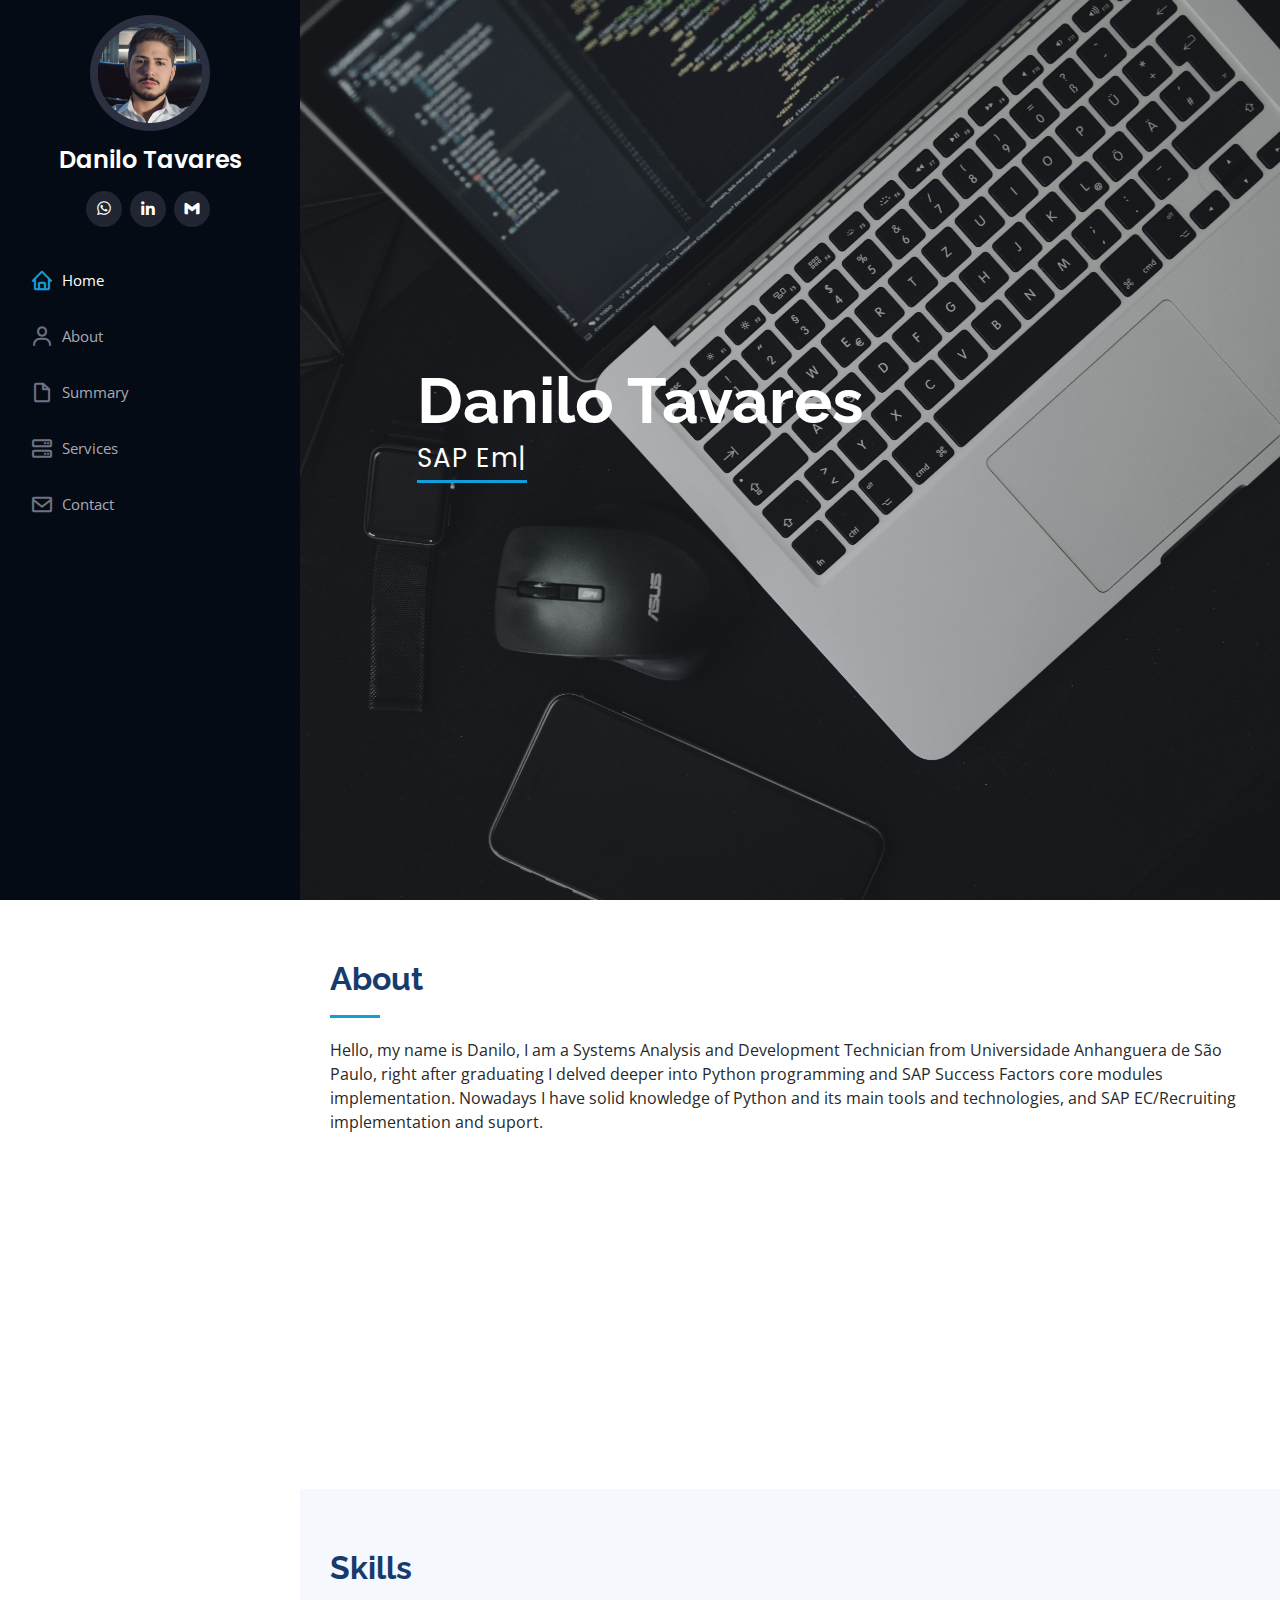
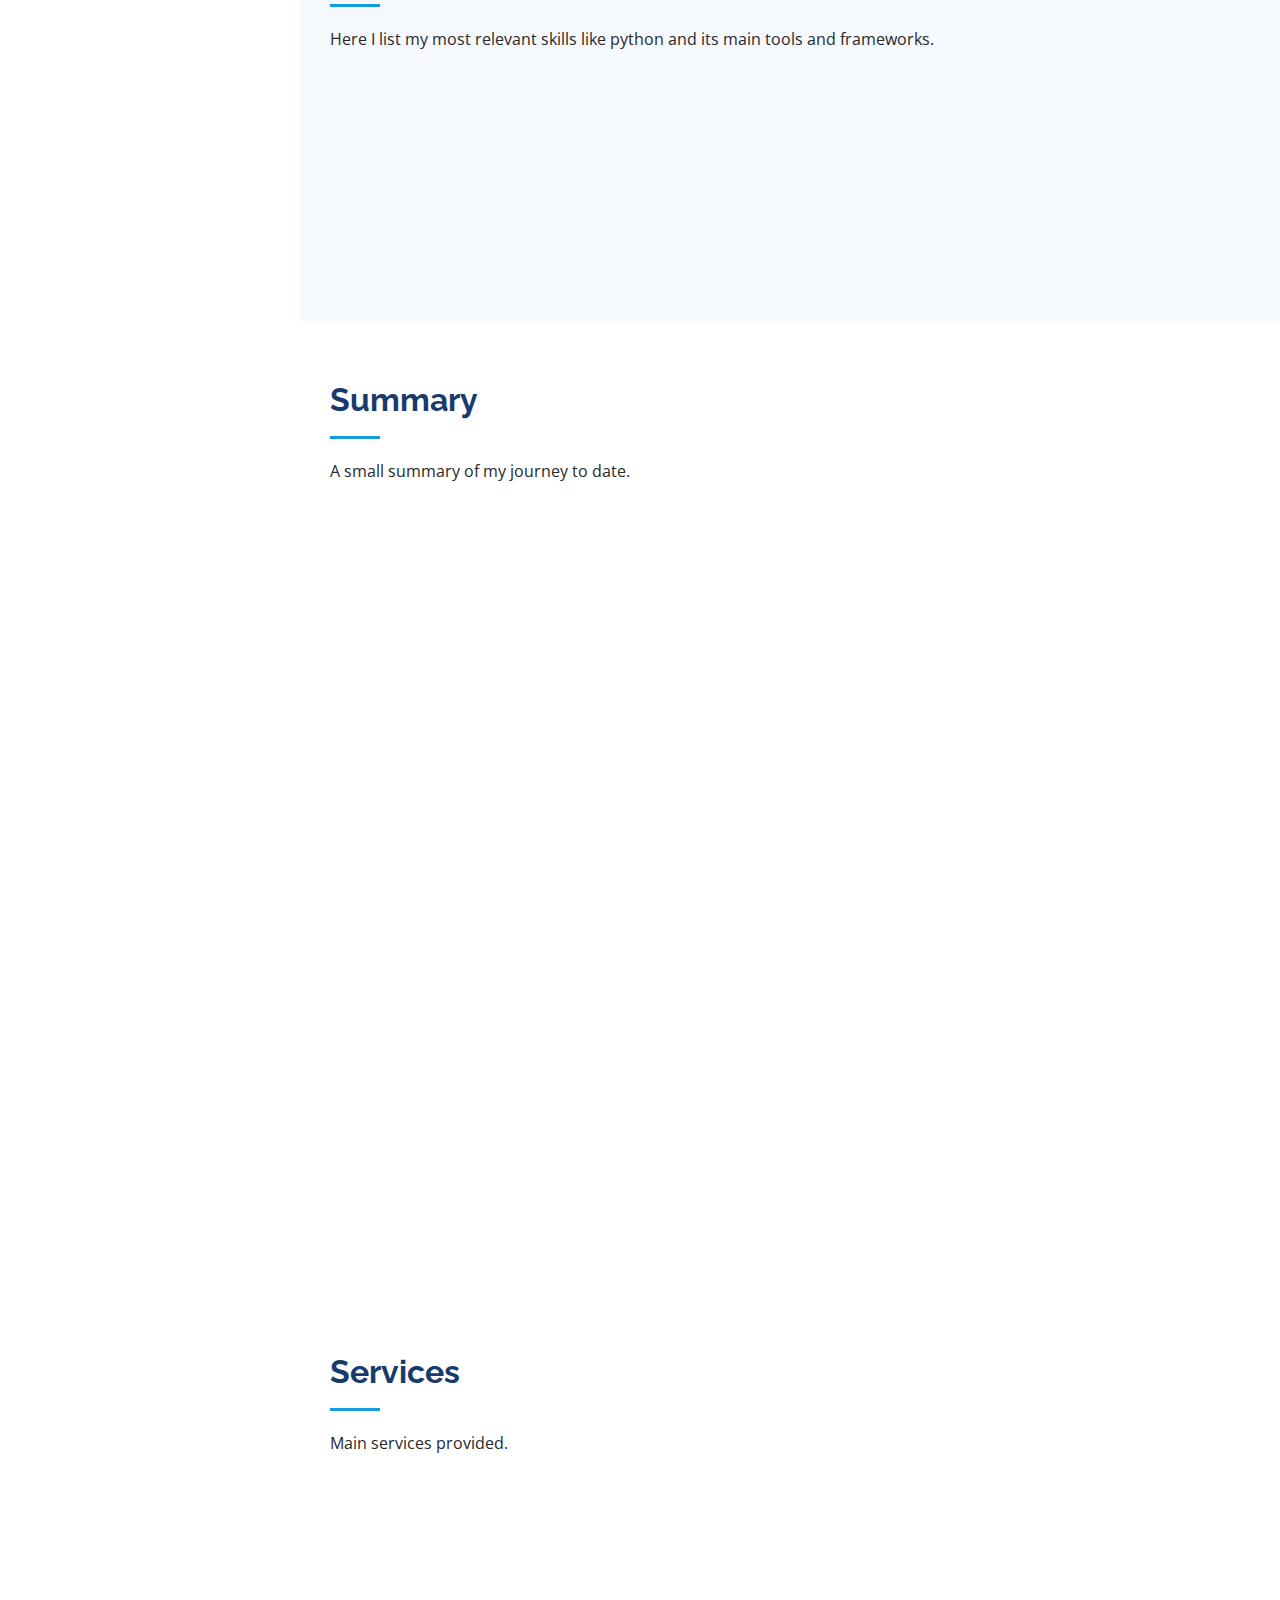
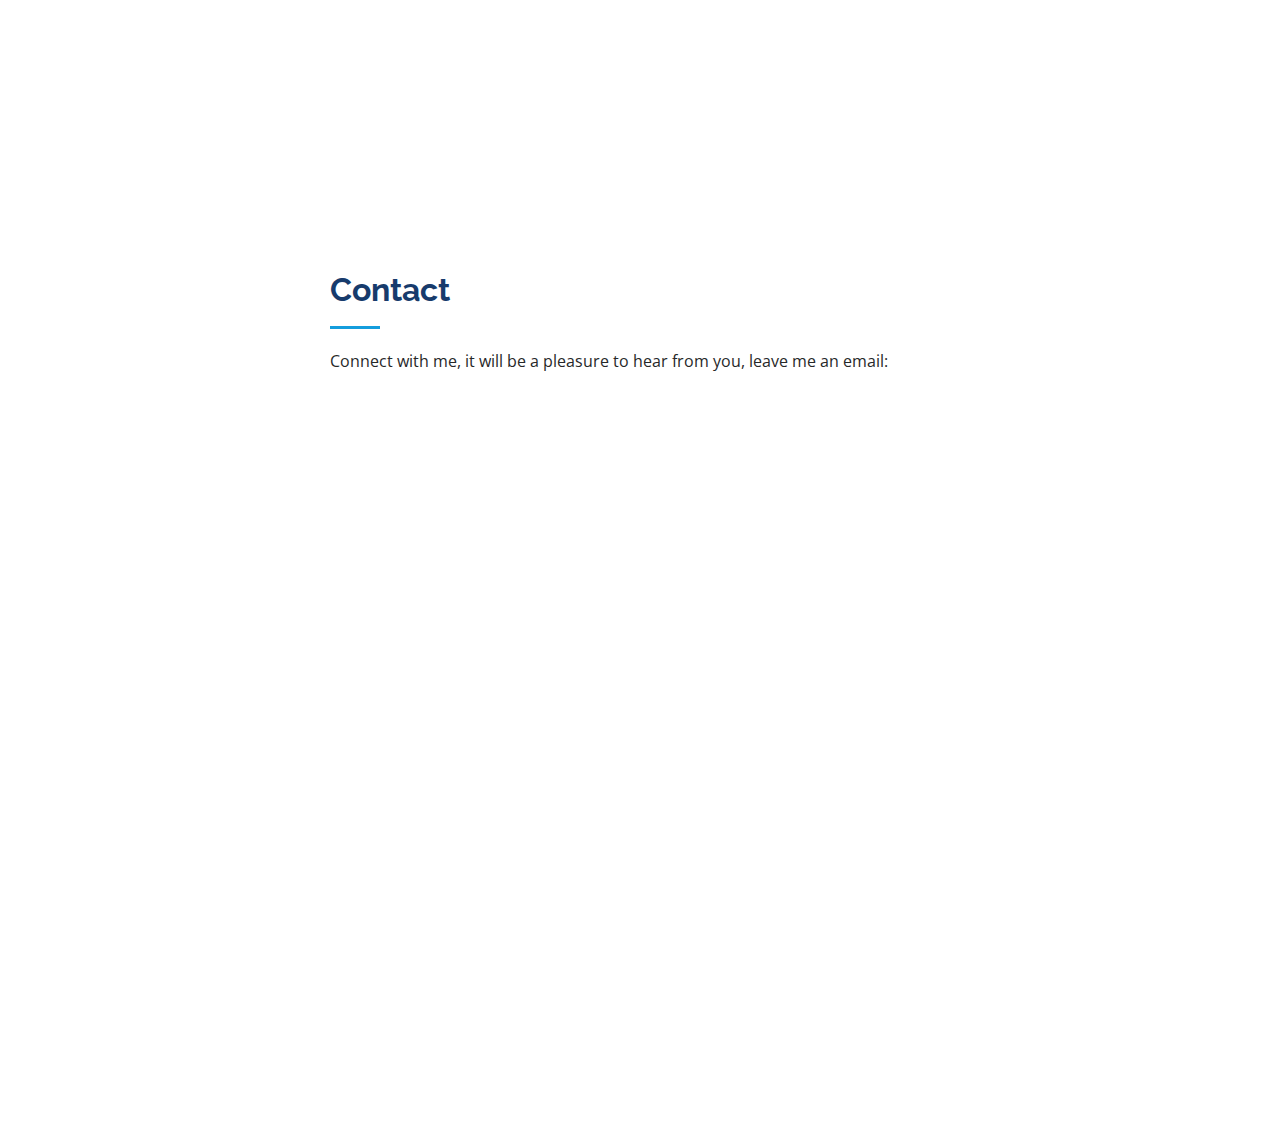
<file: index.html>
<!DOCTYPE html>
<html lang="en">

<head>
  <meta charset="utf-8">
  <meta content="width=device-width, initial-scale=1.0" name="viewport">

  <title>Danilo Tavares</title>
  <meta content="" name="description">
  <meta content="" name="keywords">

  <!-- Favicons -->
  <link href="static/img/favicon.ico" rel="icon">
  <link href="static/img/apple-touch-icon.png" rel="apple-touch-icon">

  <!-- Google Fonts -->
  <link href="https://fonts.googleapis.com/css?family=Open+Sans:300,300i,400,400i,600,600i,700,700i|Raleway:300,300i,400,400i,500,500i,600,600i,700,700i|Poppins:300,300i,400,400i,500,500i,600,600i,700,700i" rel="stylesheet">

  <!-- Vendor CSS Files -->
  <link href="static/vendor/aos/aos.css" rel="stylesheet">
  <link href="static/vendor/bootstrap/css/bootstrap.min.css" rel="stylesheet">
  <link href="static/vendor/bootstrap-icons/bootstrap-icons.css" rel="stylesheet">
  <link href="static/vendor/boxicons/css/boxicons.min.css" rel="stylesheet">
  <link href="static/vendor/glightbox/css/glightbox.min.css" rel="stylesheet">
  <link href="static/vendor/swiper/swiper-bundle.min.css" rel="stylesheet">

  <!-- Template Main CSS File -->
  <link href="static/css/style.css" rel="stylesheet">

</head>

<body>
  <!-- ======= Mobile nav toggle button ======= -->
  <i class="bi bi-list mobile-nav-toggle d-xl-none"></i>

  <!-- ======= Header ======= -->
  <header id="header">
    <div class="d-flex flex-column">

      <div class="profile">
        <img src="static/img/profileimgcopia.PNG" alt="" class="img-fluid rounded-circle">
        <h1 class="text-light"><a href="index.html">Danilo Tavares</a></h1>
        <div class="social-links mt-3 text-center">
          <a href="https://api.whatsapp.com/send?phone=5571991086150" target="_blank" class="Whatsapp"><i class="bx bxl-whatsapp"></i></a>
          <a href="https://www.linkedin.com/in/danilotavaresmt/" target="_blank" class="linkedin"><i class="bx bxl-linkedin"></i></a>
          <a href="#contact" class="nav-link scrollto"><i class="bx bxl-gmail"></i></a>

        </div>
      </div>

      <nav id="navbar" class="nav-menu navbar">
        <ul>
          <li><a href="#hero" class="nav-link scrollto active"><i class="bx bx-home"></i> <span>Home</span></a></li>
          <li><a href="#about" class="nav-link scrollto"><i class="bx bx-user"></i> <span>About</span></a></li>
          <li><a href="#resume" class="nav-link scrollto"><i class="bx bx-file-blank"></i> <span>Summary</span></a></li>
          <li><a href="#services" class="nav-link scrollto"><i class="bx bx-server"></i> <span>Services</span></a></li>
          <li><a href="#contact" class="nav-link scrollto"><i class="bx bx-envelope"></i> <span>Contact</span></a></li>
          <div id="google_translate_element"><p>  </p></div>
        </ul>
      </nav><!-- .nav-menu -->
    </div>
  </header><!-- End Header -->

  <!-- ======= Hero Section ======= -->
  <section id="hero" class="d-flex flex-column justify-content-center align-items-center">
    <div class="hero-container" data-aos="fade-in">
      <h1>Danilo Tavares</h1>
      <p><span class="typed" data-typed-items="SAP Employee Central.,SAP Recruiting., SAP Fieldglass."></span></p>
    </div>
  </section><!-- End Hero -->

  <main id="main">

    <!-- ======= About Section ======= -->
    <section id="about" class="about">
      <div class="container">

        <div class="section-title">
          <h2>About</h2>
          <p>Hello, my name is Danilo, I am a Systems Analysis and Development Technician from Universidade Anhanguera de São Paulo, right after graduating I delved deeper into Python programming and SAP Success Factors core modules implementation.
Nowadays I have solid knowledge of Python and its main tools and technologies, and SAP EC/Recruiting implementation and suport.</p>
        </div>

        <div class="row">
          <div class="col-lg-4" data-aos="fade-right">
            <img src="static/img/coding2.jpg" class="img-fluid" alt="">
          </div>
          <div class="col-lg-8 pt-4 pt-lg-0 content" data-aos="fade-left">
            <h3>Web Developer & SAP Enthusiastic</h3>
            <hr>
            <div class="row">
              <div class="col-lg-6">
                <ul>
                  <li><i class="bi bi-chevron-right"></i> <strong>Birthday:</strong> <span>24 May 1999</span></li>
                  <li><i class="bi bi-chevron-right"></i> <strong>Phone:</strong> <span>+55 (71)99108-6150</span></li>
                  <li><i class="bi bi-chevron-right"></i> <strong>City:</strong> <span>Salto, Brazil</span></li>
                </ul>
              </div>
              <div class="col-lg-6">
                <ul>
                  <li><i class="bi bi-chevron-right"></i> <strong>Age:</strong> <span>24</span></li>
                  <li><i class="bi bi-chevron-right"></i> <strong>Degree:</strong> <span>Technician</span></li>
                  <li><i class="bi bi-chevron-right"></i> <strong>E-mail:</strong> <span>dev.danilotavares@gmail.com</span></li>
                  <li><i class="bi bi-chevron-right"></i> <strong>Freelance:</strong> <span>Available</span></li>
                </ul>
              </div>
            </div>
          </div>
        </div>

      </div>
    </section><!-- End About Section -->

    <!-- ======= Skills Section ======= -->
    <section id="skills" class="skills section-bg">
      <div class="container">

        <div class="section-title">
          <h2>Skills</h2>
          <p>Here I list my most relevant skills like python and its main tools and frameworks.</p>
        </div>

        <div class="row skills-content">

          <div class="col-lg-6" data-aos="fade-up">

            <div class="progress">
              <span class="skill">Flask<i class="val">100%</i></span>
              <div class="progress-bar-wrap">
                <div class="progress-bar" role="progressbar" aria-valuenow="100" aria-valuemin="0" aria-valuemax="100"></div>
              </div>
            </div>

            <div class="progress">
              <span class="skill">Django<i class="val">80%</i></span>
              <div class="progress-bar-wrap">
                <div class="progress-bar" role="progressbar" aria-valuenow="80" aria-valuemin="0" aria-valuemax="100"></div>
              </div>
            </div>

            <div class="progress">
              <span class="skill">Bootstrap<i class="val">80%</i></span>
              <div class="progress-bar-wrap">
                <div class="progress-bar" role="progressbar" aria-valuenow="80" aria-valuemin="0" aria-valuemax="100"></div>
              </div>
            </div>

          </div>

          <div class="col-lg-6" data-aos="fade-up" data-aos-delay="100">

            <div class="progress">
              <span class="skill">Pandas<i class="val">100%</i></span>
              <div class="progress-bar-wrap">
                <div class="progress-bar" role="progressbar" aria-valuenow="100" aria-valuemin="0" aria-valuemax="100"></div>
              </div>
            </div>

            <div class="progress">
              <span class="skill">Success Factors Employee Central<i class="val">85%</i></span>
              <div class="progress-bar-wrap">
                <div class="progress-bar" role="progressbar" aria-valuenow="85" aria-valuemin="0" aria-valuemax="100"></div>
              </div>
            </div>

            <div class="progress">
              <span class="skill">Success Factors Recruiting<i class="val">70%</i></span>
              <div class="progress-bar-wrap">
                <div class="progress-bar" role="progressbar" aria-valuenow="70" aria-valuemin="0" aria-valuemax="100"></div>
              </div>
            </div>

          </div>

        </div>

      </div>
    </section><!-- End Skills Section -->

    <!-- ======= Resume Section ======= -->
    <section id="resume" class="resume">
      <div class="container">

        <div class="section-title">
          <h2>Summary</h2>
          <p>A small summary of my journey to date.</p>
        </div>

        <div class="row">
          <div class="col-lg-6" data-aos="fade-up">
            <h3 class="resume-title">Sumary</h3>
            <div class="resume-item pb-0">
              <h4>Danilo Tavares</h4>
              <p><em>Python developer with knowledge in database and web development.</em></p>
              <ul>
                <li>Django</li>
                <li>Flask</li>
                <li>Bootstrap</li>
              </ul>
            </div>

            <h3 class="resume-title">Education</h3>
            <div class="resume-item">
              <h4>Systems analysis & Development Technician.</h4>
              <h5>2020 - 2022</h5>
              <p><em>Universidade Anhanguera, São-Paulo, Brazil</em></p>
              <p>knowledge of different programming languages, algorithms and logic, project management and databases.</p>
            </div>
            <div class="resume-item">
              <h4>Private Training (Treinamentos SAP)</h4>
              <p><em>Employee Central & Recruiting</em></p>
              <p>Right after graduating, I delved deeper into studying the implementation for Sap Success Factors core module Employee Central, and Recruiting module.</p>
            </div>
          </div>
          <div class="col-lg-6" data-aos="fade-up" data-aos-delay="100">
            <h3 class="resume-title">Professional Experience</h3>
            <div class="resume-item">
              <h4>Administrative Assistant</h4>
              <h5>2022 - 2023</h5>
              <p><em>Alier Tecnologia, Itu, São-Paulo</em></p>
              <ul>
                <li>Technical assistance and maintenance of servers, notebooks and desktops.</li>
                <li>Control and organization of machine inventory.</li>
                <li>Commercial and sales, prospecting and customer service.</li>
              </ul>
            </div>
          </div>
        </div>

      </div>
    </section><!-- End Resume Section -->

    <!-- ======= Services Section ======= -->
    <section id="services" class="services">
      <div class="container">

        <div class="section-title">
          <h2>Services</h2>
          <p>Main services provided.</p>
        </div>

        <div class="row">
          <div class="col-lg-4 col-md-6 icon-box" data-aos="fade-up">
            <div class="icon"><i class="bi bi-code-slash"></i></div>
            <h4 class="title"><a href="">Web Development</a></h4>
            <p class="description">Development of websites and web applications with django, flask and bootstrap.</p>
          </div>
          <div class="col-lg-4 col-md-6 icon-box" data-aos="fade-up" data-aos-delay="100">
            <div class="icon"><i class="bi bi-database"></i></div>
            <h4 class="title"><a href="">Data Science</a></h4>
            <p class="description">Data Cleaning, Data Visualization, Numpy, Pandas, Seaborn, Matplotlib.</p>
          </div>
          <div class="col-lg-4 col-md-6 icon-box" data-aos="fade-up" data-aos-delay="200">
            <div class="icon"><i class="bi bi-people"></i></div>
            <h4 class="title"><a href="">Sap Success Factors Employee Central</a></h4>
            <p class="description">Implementation, rollout, and support</p>
          </div>
          <div class="col-lg-4 col-md-6 icon-box" data-aos="fade-up" data-aos-delay="300">
            <div class="icon"><i class="bi bi-binoculars"></i></div>
            <h4 class="title"><a href="">Sap Success Factiors Recruiting</a></h4>
            <p class="description">Implementation and support</p>
          </div>
          <div class="col-lg-4 col-md-6 icon-box" data-aos="fade-up" data-aos-delay="400">
            <div class="icon"><i class="bi bi-git"></i></div>
            <h4 class="title"><a href="">Version Control</a></h4>
            <p class="description">Version control of your code with Git, GitHub and Git bash.</p>
          </div>
          <div class="col-lg-4 col-md-6 icon-box" data-aos="fade-up" data-aos-delay="500">
            <div class="icon"><i class="bi bi-filetype-py"></i></div>
            <h4 class="title"><a href="">Python Scripting</a></h4>
            <p class="description">Python scripts for various features and programs.</p>
          </div>
        </div>

      </div>
    </section><!-- End Services Section -->

    <!-- ======= Contact Section ======= -->
    <section id="contact" class="contact">
      <div class="container">

        <div class="section-title">
          <h2>Contact</h2>
          <p>Connect with me, it will be a pleasure to hear from you, leave me an email:</p>
        </div>

        <div class="row" data-aos="fade-in">

          <div class="col-lg-5 d-flex align-items-stretch">
            <div class="info">
              <div class="address">
                <i class="bi bi-geo-alt"></i>
                <h4>Location:</h4>
                <p>Via Toscana, Salto, São Paulo</p>
              </div>

              <div class="email">
                <i class="bi bi-envelope"></i>
                <h4>Email:</h4>
                <p>dev.danilotavares@gmail.com</p>
              </div>

              <div class="phone">
                <i class="bi bi-phone"></i>
                <h4>Call:</h4>
                <p>+55 (71)99108-6150</p>
              </div>


              <iframe src="https://www.google.com/maps/embed?pb=!1m18!1m12!1m3!1d3668.011037724207!2d-47.31894332455954!3d-23.169797247323856!2m3!1f0!2f0!3f0!3m2!1i1024!2i768!4f13.1!3m3!1m2!1s0x94cf525f280d5801%3A0x47b03bf9b5c762b1!2sR.%20Toscana%20-%20Condom%C3%ADnio%20Fechado%20Piccolo%20Paese%2C%20Salto%20-%20SP%2C%2013329-041!5e0!3m2!1spt-BR!2sbr!4v1707492047580!5m2!1spt-BR!2sbr" frameborder="0" style="border:0; width: 100%; height: 290px;" allowfullscreen></iframe>
            </div>

          </div>

          <div class="col-lg-7 mt-5 mt-lg-0 d-flex align-items-stretch">
            <form action="mailto:danilo.marques.tavares@gmail.com" method="post" role="form" class="php-email-form">
              <div class="row">
                <div class="form-group col-md-6">
                  <label for="name">Your Name</label>
                  <input type="text" name="name" class="form-control" id="name" required>
                </div>
                <div class="form-group col-md-6">
                  <label for="name">Your Email</label>
                  <input type="email" class="form-control" name="email" id="email" required>
                </div>
              </div>
              <div class="form-group">
                <label for="name">Subject</label>
                <input type="text" class="form-control" name="subject" id="subject" required>
              </div>
              <div class="form-group">
                <label for="name">Message</label>
                <textarea class="form-control" name="message" rows="10" required></textarea>
              </div>
              <div class="my-3">
                <div class="loading">Loading</div>
                <div class="error-message"></div>
                <div class="sent-message">Your message has been sent. Thank you!</div>
              </div>
              <div class="text-center"><button type="submit">Send Message</button>
              <a href="mailto:danilo.marques.tavares@gmail.com"></a>
              </div>
            </form>
          </div>
        </div>
      </div>
    </section><!-- End Contact Section -->

  </main><!-- End #main -->

  <!-- ======= Footer ======= -->
  <footer id="footer">
    <div class="container">
      </div>
      <div class="credits">
      </div>
    </div>
  </footer><!-- End  Footer -->

  <a href="#" class="back-to-top d-flex align-items-center justify-content-center"><i class="bi bi-arrow-up-short"></i></a>

  <!-- Vendor JS Files -->
  <script src="static/vendor/purecounter/purecounter_vanilla.js"></script>
  <script src="static/vendor/aos/aos.js"></script>
  <script src="static/vendor/bootstrap/js/bootstrap.bundle.min.js"></script>
  <script src="static/vendor/glightbox/js/glightbox.min.js"></script>
  <script src="static/vendor/isotope-layout/isotope.pkgd.min.js"></script>
  <script src="static/vendor/swiper/swiper-bundle.min.js"></script>
  <script src="static/vendor/typed.js/typed.umd.js"></script>
  <script src="static/vendor/waypoints/noframework.waypoints.js"></script>
  <script type="text/javascript">
function googleTranslateElementInit() {
  new google.translate.TranslateElement({pageLanguage: 'en'}, 'google_translate_element');
}
  </script>
  <script type="text/javascript" src="//translate.google.com/translate_a/element.js?cb=googleTranslateElementInit"></script>

  <!-- Template Main JS File -->
  <script src="static/js/main.js"></script>

</body>

</html>
</file>
<file: static/css/style.css>
body {
  font-family: "Open Sans", sans-serif;
  color: #272829;
}

a {
  color: #149ddd;
  text-decoration: none;
}

a:hover {
  color: #37b3ed;
  text-decoration: none;
}

h1,
h2,
h3,
h4,
h5,
h6 {
  font-family: "Raleway", sans-serif;
}

/*--------------------------------------------------------------
# Back to top button
--------------------------------------------------------------*/
.back-to-top {
  position: fixed;
  visibility: hidden;
  opacity: 0;
  right: 15px;
  bottom: 15px;
  z-index: 996;
  background: #149ddd;
  width: 40px;
  height: 40px;
  border-radius: 50px;
  transition: all 0.4s;
}

.back-to-top i {
  font-size: 28px;
  color: #fff;
  line-height: 0;
}

.back-to-top:hover {
  background: #2eafec;
  color: #fff;
}

.back-to-top.active {
  visibility: visible;
  opacity: 1;
}

/*--------------------------------------------------------------
# Header
--------------------------------------------------------------*/
#header {
  position: fixed;
  top: 0;
  left: 0;
  bottom: 0;
  width: 300px;
  transition: all ease-in-out 0.5s;
  z-index: 9997;
  transition: all 0.5s;
  padding: 0 15px;
  background: #040b14;
  overflow-y: auto;
}

#header .profile img {
  margin: 15px auto;
  display: block;
  width: 120px;
  border: 8px solid #2c2f3f;
}

#header .profile h1 {
  font-size: 24px;
  margin: 0;
  padding: 0;
  font-weight: 600;
  -moz-text-align-last: center;
  text-align-last: center;
  font-family: "Poppins", sans-serif;
}

#header .profile h1 a,
#header .profile h1 a:hover {
  color: #fff;
  text-decoration: none;
}

#header .profile .social-links a {
  font-size: 18px;
  display: inline-block;
  background: #212431;
  color: #fff;
  line-height: 1;
  padding: 8px 0;
  margin-right: 4px;
  border-radius: 50%;
  text-align: center;
  width: 36px;
  height: 36px;
  transition: 0.3s;
}

#header .profile .social-links a:hover {
  background: #149ddd;
  color: #fff;
  text-decoration: none;
}

#main {
  margin-left: 300px;
}

.container,
.container-fluid {
  padding-left: 30px;
  padding-right: 30px;
}

@media (max-width: 1199px) {
  #header {
    left: -300px;
  }

  #main {
    margin-left: 0;
  }

  .container,
  .container-fluid {
    padding-left: 12px;
    padding-right: 12px;
  }
}

/*--------------------------------------------------------------
# Navigation Menu
--------------------------------------------------------------*/
/* Desktop Navigation */
.nav-menu {
  padding: 30px 0 0 0;
}

.nav-menu * {
  margin: 0;
  padding: 0;
  list-style: none;
}

.nav-menu>ul>li {
  position: relative;
  white-space: nowrap;
}

.nav-menu a,
.nav-menu a:focus {
  display: flex;
  align-items: center;
  color: #a8a9b4;
  padding: 12px 15px;
  margin-bottom: 8px;
  transition: 0.3s;
  font-size: 15px;
}

.nav-menu a i,
.nav-menu a:focus i {
  font-size: 24px;
  padding-right: 8px;
  color: #6f7180;
}

.nav-menu a:hover,
.nav-menu .active,
.nav-menu .active:focus,
.nav-menu li:hover>a {
  text-decoration: none;
  color: #fff;
}

.nav-menu a:hover i,
.nav-menu .active i,
.nav-menu .active:focus i,
.nav-menu li:hover>a i {
  color: #149ddd;
}

/* Mobile Navigation */
.mobile-nav-toggle {
  position: fixed;
  right: 15px;
  top: 15px;
  z-index: 9998;
  border: 0;
  font-size: 24px;
  transition: all 0.4s;
  outline: none !important;
  background-color: #149ddd;
  color: #fff;
  width: 40px;
  height: 40px;
  display: inline-flex;
  align-items: center;
  justify-content: center;
  line-height: 0;
  border-radius: 50px;
  cursor: pointer;
}

.mobile-nav-active {
  overflow: hidden;
}

.mobile-nav-active #header {
  left: 0;
}

/*--------------------------------------------------------------
# Hero Section
--------------------------------------------------------------*/
#hero {
  width: 100%;
  height: 100vh;
  background: url("../img/code5.jpg") center center;
  background-size: cover;
  background-repeat: no-repeat;
  position: relative;
  /* Adjust the background position */
  background-position: center top 70%; /* You can adjust the percentage */
}


#hero:before {
  content: "";
  background: rgba(5, 13, 24, 0.3);
  position: absolute;
  bottom: 0;
  top: 0;
  left: 0;
  right: 0;
  z-index: 1;
}

#hero .hero-container {
  position: relative;
  z-index: 2;
  min-width: 300px;
}

#hero h1 {
  margin: 0 0 10px 0;
  font-size: 64px;
  font-weight: 700;
  line-height: 56px;
  color: #fff;
}

#hero p {
  color: #fff;
  margin-bottom: 50px;
  font-size: 26px;
  font-family: "Poppins", sans-serif;
}

#hero p span {
  color: #fff;
  padding-bottom: 4px;
  letter-spacing: 1px;
  border-bottom: 3px solid #149ddd;
}

@media (min-width: 1024px) {
  #hero {
    background-attachment: fixed;
  }
}

@media (max-width: 768px) {
  #hero h1 {
    font-size: 28px;
    line-height: 36px;
  }

  #hero h2 {
    font-size: 18px;
    line-height: 24px;
    margin-bottom: 30px;
  }
}

/*--------------------------------------------------------------
# Sections General
--------------------------------------------------------------*/
section {
  padding: 60px 0;
  overflow: hidden;
}

.section-bg {
  background: #f5f8fd;
}

.section-title {
  padding-bottom: 30px;
}

.section-title h2 {
  font-size: 32px;
  font-weight: bold;
  margin-bottom: 20px;
  padding-bottom: 20px;
  position: relative;
  color: #173b6c;
}

.section-title h2::after {
  content: "";
  position: absolute;
  display: block;
  width: 50px;
  height: 3px;
  background: #149ddd;
  bottom: 0;
  left: 0;
}

.section-title p {
  margin-bottom: 0;
}

/*--------------------------------------------------------------
# About
--------------------------------------------------------------*/
.about .content h3 {
  font-weight: 700;
  font-size: 26px;
  color: #173b6c;
}

.about .content ul {
  list-style: none;
  padding: 0;
}

.about .content ul li {
  margin-bottom: 20px;
  display: flex;
  align-items: center;
}

.about .content ul strong {
  margin-right: 10px;
}

.about .content ul i {
  font-size: 16px;
  margin-right: 5px;
  color: #149ddd;
  line-height: 0;
}

.about .content p:last-child {
  margin-bottom: 0;
}

/*--------------------------------------------------------------
# Facts
--------------------------------------------------------------*/
.facts {
  padding-bottom: 30px;
}

.facts .count-box {
  padding: 30px;
  width: 100%;
}

.facts .count-box i {
  display: block;
  font-size: 44px;
  color: #149ddd;
  float: left;
  line-height: 0;
}

.facts .count-box span {
  font-size: 48px;
  line-height: 40px;
  display: block;
  font-weight: 700;
  color: #050d18;
  margin-left: 60px;
}

.facts .count-box p {
  padding: 15px 0 0 0;
  margin: 0 0 0 60px;
  font-family: "Raleway", sans-serif;
  font-size: 14px;
  color: #122f57;
}

.facts .count-box a {
  font-weight: 600;
  display: block;
  margin-top: 20px;
  color: #122f57;
  font-size: 15px;
  font-family: "Poppins", sans-serif;
  transition: ease-in-out 0.3s;
}

.facts .count-box a:hover {
  color: #1f5297;
}

/*--------------------------------------------------------------
# Akills
--------------------------------------------------------------*/
.skills .progress {
  height: 60px;
  display: block;
  background: none;
  border-radius: 0;
}

.skills .progress .skill {
  padding: 0;
  margin: 0 0 6px 0;
  text-transform: uppercase;
  display: block;
  font-weight: 600;
  font-family: "Poppins", sans-serif;
  color: #050d18;
}

.skills .progress .skill .val {
  float: right;
  font-style: normal;
}

.skills .progress-bar-wrap {
  background: #dce8f8;
  height: 10px;
}

.skills .progress-bar {
  width: 1px;
  height: 10px;
  transition: 0.9s;
  background-color: #149ddd;
}

/*--------------------------------------------------------------
# Resume
--------------------------------------------------------------*/
.resume .resume-title {
  font-size: 26px;
  font-weight: 700;
  margin-top: 20px;
  margin-bottom: 20px;
  color: #050d18;
}

.resume .resume-item {
  padding: 0 0 20px 20px;
  margin-top: -2px;
  border-left: 2px solid #1f5297;
  position: relative;
}

.resume .resume-item h4 {
  line-height: 18px;
  font-size: 18px;
  font-weight: 600;
  text-transform: uppercase;
  font-family: "Poppins", sans-serif;
  color: #050d18;
  margin-bottom: 10px;
}

.resume .resume-item h5 {
  font-size: 16px;
  background: #e4edf9;
  padding: 5px 15px;
  display: inline-block;
  font-weight: 600;
  margin-bottom: 10px;
}

.resume .resume-item ul {
  padding-left: 20px;
}

.resume .resume-item ul li {
  padding-bottom: 10px;
}

.resume .resume-item:last-child {
  padding-bottom: 0;
}

.resume .resume-item::before {
  content: "";
  position: absolute;
  width: 16px;
  height: 16px;
  border-radius: 50px;
  left: -9px;
  top: 0;
  background: #fff;
  border: 2px solid #1f5297;
}

/*--------------------------------------------------------------
# Portfolio
--------------------------------------------------------------*/
.portfolio .portfolio-item {
  margin-bottom: 30px;
}

.portfolio #portfolio-flters {
  padding: 0;
  margin: 0 auto 35px auto;
  list-style: none;
  text-align: center;
  background: #fff;
  border-radius: 50px;
  padding: 2px 15px;
}

.portfolio #portfolio-flters li {
  cursor: pointer;
  display: inline-block;
  padding: 10px 15px 8px 15px;
  font-size: 14px;
  font-weight: 600;
  line-height: 1;
  text-transform: uppercase;
  color: #272829;
  margin-bottom: 5px;
  transition: all 0.3s ease-in-out;
}

.portfolio #portfolio-flters li:hover,
.portfolio #portfolio-flters li.filter-active {
  color: #149ddd;
}

.portfolio #portfolio-flters li:last-child {
  margin-right: 0;
}

.portfolio .portfolio-wrap {
  transition: 0.3s;
  position: relative;
  overflow: hidden;
  z-index: 1;
}

.portfolio .portfolio-wrap::before {
  content: "";
  background: rgba(255, 255, 255, 0.5);
  position: absolute;
  left: 0;
  right: 0;
  top: 0;
  bottom: 0;
  transition: all ease-in-out 0.3s;
  z-index: 2;
  opacity: 0;
}

.portfolio .portfolio-wrap .portfolio-links {
  opacity: 1;
  left: 0;
  right: 0;
  bottom: -60px;
  z-index: 3;
  position: absolute;
  transition: all ease-in-out 0.3s;
  display: flex;
  justify-content: center;
}

.portfolio .portfolio-wrap .portfolio-links a {
  color: #fff;
  font-size: 28px;
  text-align: center;
  background: rgba(20, 157, 221, 0.75);
  transition: 0.3s;
  width: 50%;
}

.portfolio .portfolio-wrap .portfolio-links a:hover {
  background: rgba(20, 157, 221, 0.95);
}

.portfolio .portfolio-wrap .portfolio-links a+a {
  border-left: 1px solid #37b3ed;
}

.portfolio .portfolio-wrap:hover::before {
  top: 0;
  left: 0;
  right: 0;
  bottom: 0;
  opacity: 1;
}

.portfolio .portfolio-wrap:hover .portfolio-links {
  opacity: 1;
  bottom: 0;
}

/*--------------------------------------------------------------
# Portfolio Details
--------------------------------------------------------------*/
.portfolio-details {
  padding-top: 40px;
}

.portfolio-details .portfolio-details-slider img {
  width: 100%;
}

.portfolio-details .portfolio-details-slider .swiper-pagination {
  margin-top: 20px;
  position: relative;
}

.portfolio-details .portfolio-details-slider .swiper-pagination .swiper-pagination-bullet {
  width: 12px;
  height: 12px;
  background-color: #fff;
  opacity: 1;
  border: 1px solid #149ddd;
}

.portfolio-details .portfolio-details-slider .swiper-pagination .swiper-pagination-bullet-active {
  background-color: #149ddd;
}

.portfolio-details .portfolio-info {
  padding: 30px;
  box-shadow: 0px 0 30px rgba(5, 13, 24, 0.08);
}

.portfolio-details .portfolio-info h3 {
  font-size: 22px;
  font-weight: 700;
  margin-bottom: 20px;
  padding-bottom: 20px;
  border-bottom: 1px solid #eee;
}

.portfolio-details .portfolio-info ul {
  list-style: none;
  padding: 0;
  font-size: 15px;
}

.portfolio-details .portfolio-info ul li+li {
  margin-top: 10px;
}

.portfolio-details .portfolio-description {
  padding-top: 30px;
}

.portfolio-details .portfolio-description h2 {
  font-size: 26px;
  font-weight: 700;
  margin-bottom: 20px;
}

.portfolio-details .portfolio-description p {
  padding: 0;
}

/*--------------------------------------------------------------
# Services
--------------------------------------------------------------*/
.services .icon-box {
  margin-bottom: 20px;
}

.services .icon {
  float: left;
  display: flex;
  align-items: center;
  justify-content: center;
  width: 54px;
  height: 54px;
  background: #149ddd;
  border-radius: 50%;
  transition: 0.5s;
  border: 1px solid #149ddd;
}

.services .icon i {
  color: #fff;
  font-size: 24px;
  line-height: 0;
}

.services .icon-box:hover .icon {
  background: #fff;
}

.services .icon-box:hover .icon i {
  color: #149ddd;
}

.services .title {
  margin-left: 80px;
  font-weight: 700;
  margin-bottom: 15px;
  font-size: 18px;
}

.services .title a {
  color: #343a40;
}

.services .title a:hover {
  color: #149ddd;
}

.services .description {
  margin-left: 80px;
  line-height: 24px;
  font-size: 14px;
}

/*--------------------------------------------------------------
# Testimonials
--------------------------------------------------------------*/
.testimonials .testimonials-carousel,
.testimonials .testimonials-slider {
  overflow: hidden;
}

.testimonials .testimonial-item {
  box-sizing: content-box;
  text-align: center;
  min-height: 320px;
}

.testimonials .testimonial-item .testimonial-img {
  width: 90px;
  border-radius: 50%;
  margin: 0 auto;
}

.testimonials .testimonial-item h3 {
  font-size: 18px;
  font-weight: bold;
  margin: 10px 0 5px 0;
  color: #111;
}

.testimonials .testimonial-item h4 {
  font-size: 14px;
  color: #999;
  margin: 0;
}

.testimonials .testimonial-item .quote-icon-left,
.testimonials .testimonial-item .quote-icon-right {
  color: #c3e8fa;
  font-size: 26px;
}

.testimonials .testimonial-item .quote-icon-left {
  display: inline-block;
  left: -5px;
  position: relative;
}

.testimonials .testimonial-item .quote-icon-right {
  display: inline-block;
  right: -5px;
  position: relative;
  top: 10px;
}

.testimonials .testimonial-item p {
  font-style: italic;
  margin: 0 15px 15px 15px;
  padding: 20px;
  background: #fff;
  position: relative;
  margin-bottom: 35px;
  border-radius: 6px;
  box-shadow: 0px 2px 15px rgba(0, 0, 0, 0.1);
}

.testimonials .testimonial-item p::after {
  content: "";
  width: 0;
  height: 0;
  border-top: 20px solid #fff;
  border-right: 20px solid transparent;
  border-left: 20px solid transparent;
  position: absolute;
  bottom: -20px;
  left: calc(50% - 20px);
}

.testimonials .swiper-pagination {
  margin-top: 20px;
  position: relative;
}

.testimonials .swiper-pagination .swiper-pagination-bullet {
  width: 12px;
  height: 12px;
  background-color: #fff;
  opacity: 1;
  border: 1px solid #149ddd;
}

.testimonials .swiper-pagination .swiper-pagination-bullet-active {
  background-color: #149ddd;
}

/*--------------------------------------------------------------
# Contact
--------------------------------------------------------------*/
.contact {
  padding-bottom: 130px;
}

.contact .info {
  padding: 30px;
  background: #fff;
  width: 100%;
  box-shadow: 0 0 24px 0 rgba(0, 0, 0, 0.12);
}

.contact .info i {
  font-size: 20px;
  color: #149ddd;
  float: left;
  width: 44px;
  height: 44px;
  background: #dff3fc;
  display: flex;
  justify-content: center;
  align-items: center;
  border-radius: 50px;
  transition: all 0.3s ease-in-out;
}

.contact .info h4 {
  padding: 0 0 0 60px;
  font-size: 22px;
  font-weight: 600;
  margin-bottom: 5px;
  color: #050d18;
}

.contact .info p {
  padding: 0 0 10px 60px;
  margin-bottom: 20px;
  font-size: 14px;
  color: #173b6c;
}

.contact .info .email p {
  padding-top: 5px;
}

.contact .info .social-links {
  padding-left: 60px;
}

.contact .info .social-links a {
  font-size: 18px;
  display: inline-block;
  background: #333;
  color: #fff;
  line-height: 1;
  padding: 8px 0;
  border-radius: 50%;
  text-align: center;
  width: 36px;
  height: 36px;
  transition: 0.3s;
  margin-right: 10px;
}

.contact .info .social-links a:hover {
  background: #149ddd;
  color: #fff;
}

.contact .info .email:hover i,
.contact .info .address:hover i,
.contact .info .phone:hover i {
  background: #149ddd;
  color: #fff;
}

.contact .php-email-form {
  width: 100%;
  padding: 30px;
  background: #fff;
  box-shadow: 0 0 24px 0 rgba(0, 0, 0, 0.12);
}

.contact .php-email-form .form-group {
  padding-bottom: 8px;
}

.contact .php-email-form .validate {
  display: none;
  color: red;
  margin: 0 0 15px 0;
  font-weight: 400;
  font-size: 13px;
}

.contact .php-email-form .error-message {
  display: none;
  color: #fff;
  background: #ed3c0d;
  text-align: left;
  padding: 15px;
  font-weight: 600;
}

.contact .php-email-form .error-message br+br {
  margin-top: 25px;
}

.contact .php-email-form .sent-message {
  display: none;
  color: #fff;
  background: #18d26e;
  text-align: center;
  padding: 15px;
  font-weight: 600;
}

.contact .php-email-form .loading {
  display: none;
  background: #fff;
  text-align: center;
  padding: 15px;
}

.contact .php-email-form .loading:before {
  content: "";
  display: inline-block;
  border-radius: 50%;
  width: 24px;
  height: 24px;
  margin: 0 10px -6px 0;
  border: 3px solid #18d26e;
  border-top-color: #eee;
  animation: animate-loading 1s linear infinite;
}

.contact .php-email-form .form-group {
  margin-bottom: 15px;
}

.contact .php-email-form label {
  padding-bottom: 8px;
}

.contact .php-email-form input,
.contact .php-email-form textarea {
  border-radius: 0;
  box-shadow: none;
  font-size: 14px;
}

.contact .php-email-form input {
  height: 44px;
}

.contact .php-email-form textarea {
  padding: 10px 15px;
}

.contact .php-email-form button[type=submit] {
  background: #149ddd;
  border: 0;
  padding: 10px 24px;
  color: #fff;
  transition: 0.4s;
  border-radius: 4px;
}

.contact .php-email-form button[type=submit]:hover {
  background: #37b3ed;
}

@keyframes animate-loading {
  0% {
    transform: rotate(0deg);
  }

  100% {
    transform: rotate(360deg);
  }
}

/*--------------------------------------------------------------
# Breadcrumbs
--------------------------------------------------------------*/
.breadcrumbs {
  padding: 20px 0;
  background: #f9f9f9;
}

.breadcrumbs h2 {
  font-size: 26px;
  font-weight: 300;
}

.breadcrumbs ol {
  display: flex;
  flex-wrap: wrap;
  list-style: none;
  padding: 0;
  margin: 0;
  font-size: 15px;
}

.breadcrumbs ol li+li {
  padding-left: 10px;
}

.breadcrumbs ol li+li::before {
  display: inline-block;
  padding-right: 10px;
  color: #0e2442;
  content: "/";
}

@media (max-width: 768px) {
  .breadcrumbs .d-flex {
    display: block !important;
  }

  .breadcrumbs ol {
    display: block;
  }

  .breadcrumbs ol li {
    display: inline-block;
  }
}

/*--------------------------------------------------------------
# Footer
--------------------------------------------------------------*/
#footer {
  padding: 15px;
  color: #f4f6fd;
  font-size: 14px;
  position: fixed;
  left: 0;
  bottom: 0;
  width: 300px;
  z-index: 9999;
  background: #040b14;
}

#footer .copyright {
  text-align: center;
}

#footer .credits {
  padding-top: 5px;
  text-align: center;
  font-size: 13px;
  color: #eaebf0;
}

@media (max-width: 1199px) {
  #footer {
    position: static;
    width: auto;
    padding-right: 20px 15px;
  }
}
</file>
